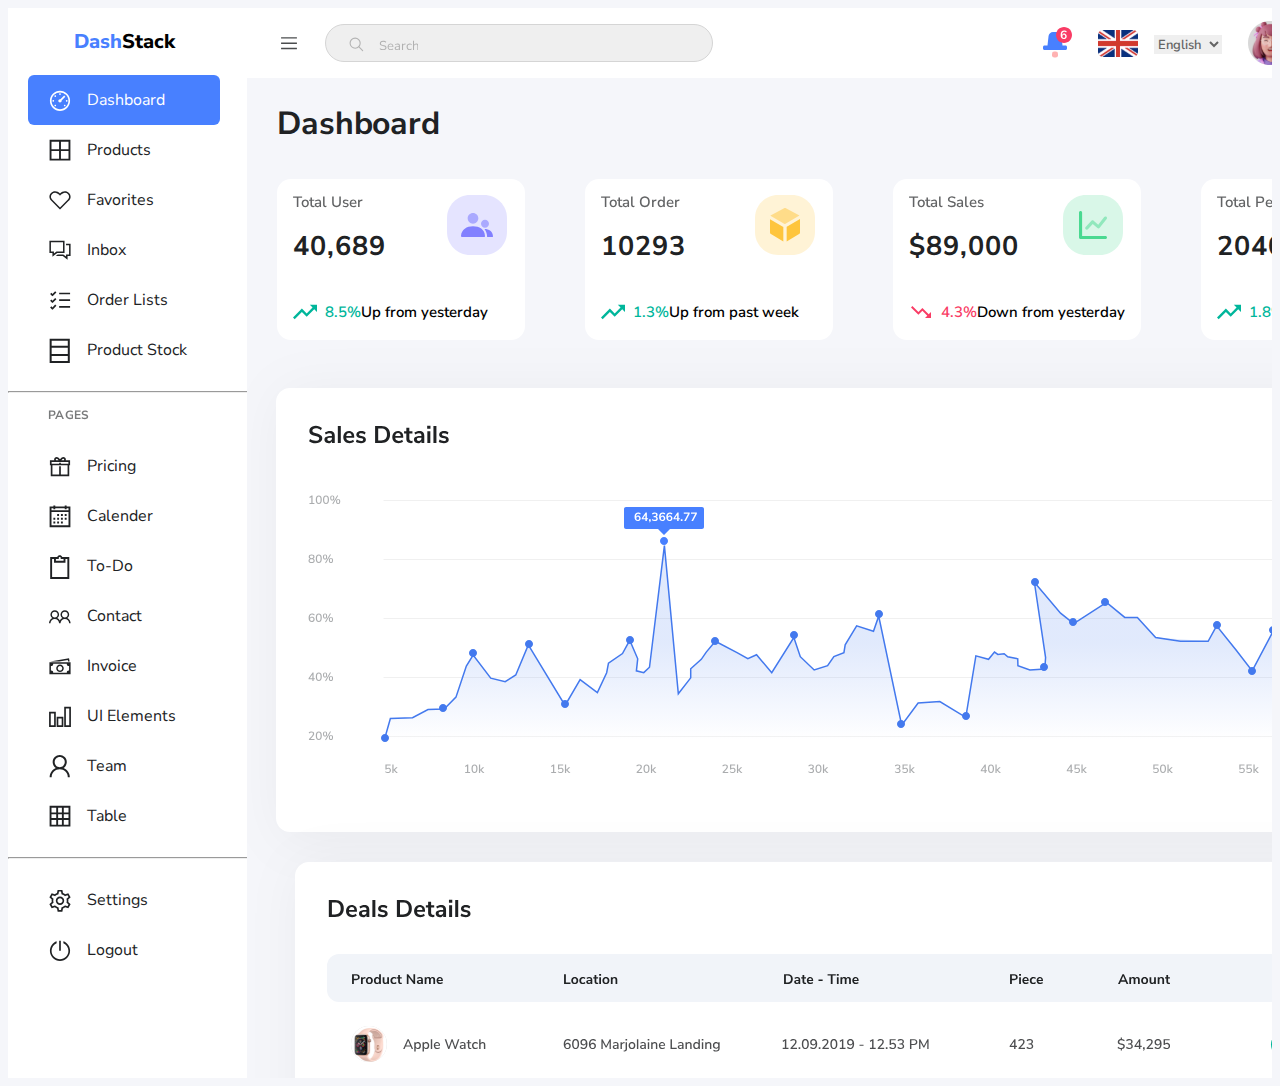
<file: index.html>
<!DOCTYPE html>
<html lang="es">
<head>
    <meta charset="UTF-8">
    <meta name="viewport" content="width=device-width, initial-scale=1.0">
    <title>Dashboard</title>
    <link rel="preconnect" href="https://fonts.googleapis.com">
    <link rel="preconnect" href="https://fonts.gstatic.com" crossorigin>
    <link href="https://fonts.googleapis.com/css2?family=Nunito+Sans:ital,opsz,wght@0,6..12,200..1000;1,6..12,200..1000&display=swap" rel="stylesheet">


    <link rel="stylesheet" href="index.css">
</head>
<body>
    <div id="Contenido">
        <div id="menu-lateral">
            <h1 id="logo"><span>Dash</span>Stack</h1>
            <nav>
                <ul>
                    <li class="Products" id="Dashboard-Icon">
                        <a href="src/Dashboard_2.html" target="_blank">
                            <img src="img/icons/Dashboard.svg" alt="icono opcion Dashboard">
                            <p>Dashboard</p>
                        </a>
                    </li>
                    
                    <li class="Products">
                        <a href="src/Dashboard_3.html"> 
                            <img src="img/icons/Products.svg" alt="icono opcion Product">
                            <p>Products</p>
                        </a>
                    </li>
                   
                    <li class="Products" >
                        <a href="src/Dashboard_4.html">
                            <img src="img//icons/Favorites.svg" alt="icono opcion Favorites">
                            <p>Favorites</p>
                        </a>
                    </li>
                    <li class="Products">
                        <a href="src/Dashboard_5.html">
                            <img src="img//icons/Inbox.svg" alt="icono opcion Inbox">
                            <p>Inbox</p>
                        </a>
                    </li>
                    <li class="Products">
                        <a>
                            <img src="img/icons/Order_Lists.svg" alt="icono opcion Order Lists">
                            <p>Order Lists</p>
                        </a>
                    </li>
                    <li class="Products">
                        <a>
                            <img src="img/icons/Product_Stock.svg" alt="icono opcion Product Stock">
                            <p>Product Stock</p>
                        </a>
                    </li>
                </ul>

                <hr>
                <h2>PAGES</h2>
                <ul>
                    <li class="Products">
                        <a>
                            <img src="img/icons/Pricing.svg" alt="icono opcion Pricing seccion Pages">
                            <p>Pricing</p>
                        </a>

                    </li>
                    <li class="Products">
                        <a>
                            <img src="img/icons/Calender.svg" alt="icono opcion Calender seccion Pages">
                            <p>Calender</p>
                        </a>
                    </li>
                    <li class="Products">
                        <a>
                            <img src="img/icons/To_Do.svg" alt="icono opcion To-Do seccion Pages">
                            <p>To-Do</p>
                        </a>
                    </li>
                    <li class="Products">
                        <a>
                            <img src="img/icons/Contact.svg" alt="icono opcion Contact seccion Pages">
                            <p>Contact</p>
                        </a>
                    </li>
                    <li class="Products">
                        <a>
                            <img src="img/icons/Invoice.svg" alt="icono opcion Invoice seccion Invoice">
                            <p>Invoice</p>
                        </a>
                    </li>
                    <li class="Products">
                        <a>
                            <img src="img/icons/UI_Elements.svg" alt="icono opcion UI Elements seccion Pages">
                            <p>UI Elements</p>
                        </a>
                    </li>
                    <li class="Products">
                        <a>
                            <img src="img/icons/Team.svg" alt="icono opcion Team seccion Pages">
                            <p>Team</p>
                        </a>
                    </li>
                    <li class="Products">
                        <a>
                            <img src="img/icons/Table.svg" alt="icono opcion Table seccion Pages">
                            <p>Table</p>
                        </a>
                    </li>
                </ul>

                <hr>
                <ul>
                    <li class="Products">
                        <a>
                            <img src="img/icons/Settings.svg" alt="icono opcion Settings">
                            <p>Settings</p>
                        </a>
                    </li>
                    <li class="Products">
                        <a>
                            <img src="img/icons/Logout.svg" alt="icono opcion Logout">
                            <p>Logout</p>
                        </a>
                    </li>
                </ul>
            </nav>
        </div>

        <div id="contenido-web">   
            <div id="menu-superior">
                <nav>
                    <img src="img/icons_header/Desplegable.svg" alt="icono desplegable menu superior" id="desplegable">
                    <button>
                        <img src="img/icons_header/lupa.svg" alt="icono lupa menu superior">
                        <input type="text" placeholder="Search">
                    </button>
                    <img src="img/icons_header/notificaciones.svg" alt="icono notificaciones menu superior" id="notificaciones">
                    <img src="img/icons_header/Flag.svg" alt="Icono Idioma selecciona menu Superior" id="idioma">
                    <select name="" id="">
                        <option value="En"> English </option>
                        <option value="Es"> Español </option>
                        <option value="Ca"> Catalan </option>
                    </select>
                   
                    <div id="informacionUsuario">
                         <img src="img/icons_header/profile.svg" alt="foto de perfil menu superior" id="fotoPerfil">
                        <div>
                            <p id="nombreUsuario">Mony Roy</p>
                            <p id="tipoPerfil">Admin</p>
                        </div>

                        <button id="flecha"><img src="img/icons_header/flecha.svg" alt="flecha desplegable menu superior"></button>
                    </div>
                    
                </nav>
            </div>

            <div id="web">
                <h1>Dashboard</h1>
                <div id="utlimaHora">
                    <div class="noticia">
                        <div class="contenidoNoticia">
                            <p class="tipoNoticia">Total User</p>
                            <p class="cantidadUsuarios">40,689</p>
                            <img src="img/seciones_graficos/Total_user.svg" alt="logo total user">
                        </div>
                        <div class="mercado">
                            <img src="img/seciones_graficos/graf_total_user.svg" alt="grafico total user">
                            <p><span style="color: #00B69B;">8.5%</span> Up from yesterday</p>
                        </div>
                    </div>

                    <div class="noticia">
                        <div class="contenidoNoticia">
                            <p class="tipoNoticia">Total Order</p>
                            <p class="cantidadUsuarios">10293</p>
                            <img src="img/seciones_graficos/Total_order.svg" alt="logo total order">
                        </div>
                        <div class="mercado">
                            <img src="img/seciones_graficos/graf_total_user.svg" alt="grafico total order">
                            <p><span style="color: #00B69B;">1.3%</span> Up from past week</p>
                        </div>
                    </div>

                    <div class="noticia">
                        <div class="contenidoNoticia">
                            <p class="tipoNoticia">Total Sales</p>
                            <p class="cantidadUsuarios">$89,000</p>
                            <img src="img/seciones_graficos/Total_sales.svg" alt="logo total Sales">
                        </div>

                        <div class="mercado">
                            <img src="img/seciones_graficos/total_sales_graf.svg" alt="grafico total sales">
                            <p><span style="color: #F93C65;">4.3%</span> Down from yesterday</p>
                        </div>
                    </div>

                    <div class="noticia">
                        <div class="contenidoNoticia">
                            <p class="tipoNoticia">Total Pending</p>
                            <p class="cantidadUsuarios">2040</p>
                            <img src="img/seciones_graficos/total_pending.svg" alt="logo total pending">
                        </div>

                        <div class="mercado">
                            <img src="img/seciones_graficos/graf_total_user.svg" alt="grafico total pending">
                            <p> <span style="color: #00B69B;">1.8%</span> Up from yesterday</p>
                        </div>
                    </div>
                </div>

                <div class="grafico">
                    <img src="img/GraficoPrincipal.svg" alt="">
                </div>
                <div id="tabla">
                    <img src="img/Deals Details.svg" alt="">
                </div>
            </div>
        </div>


    </div>
</body>
</html>
</file>
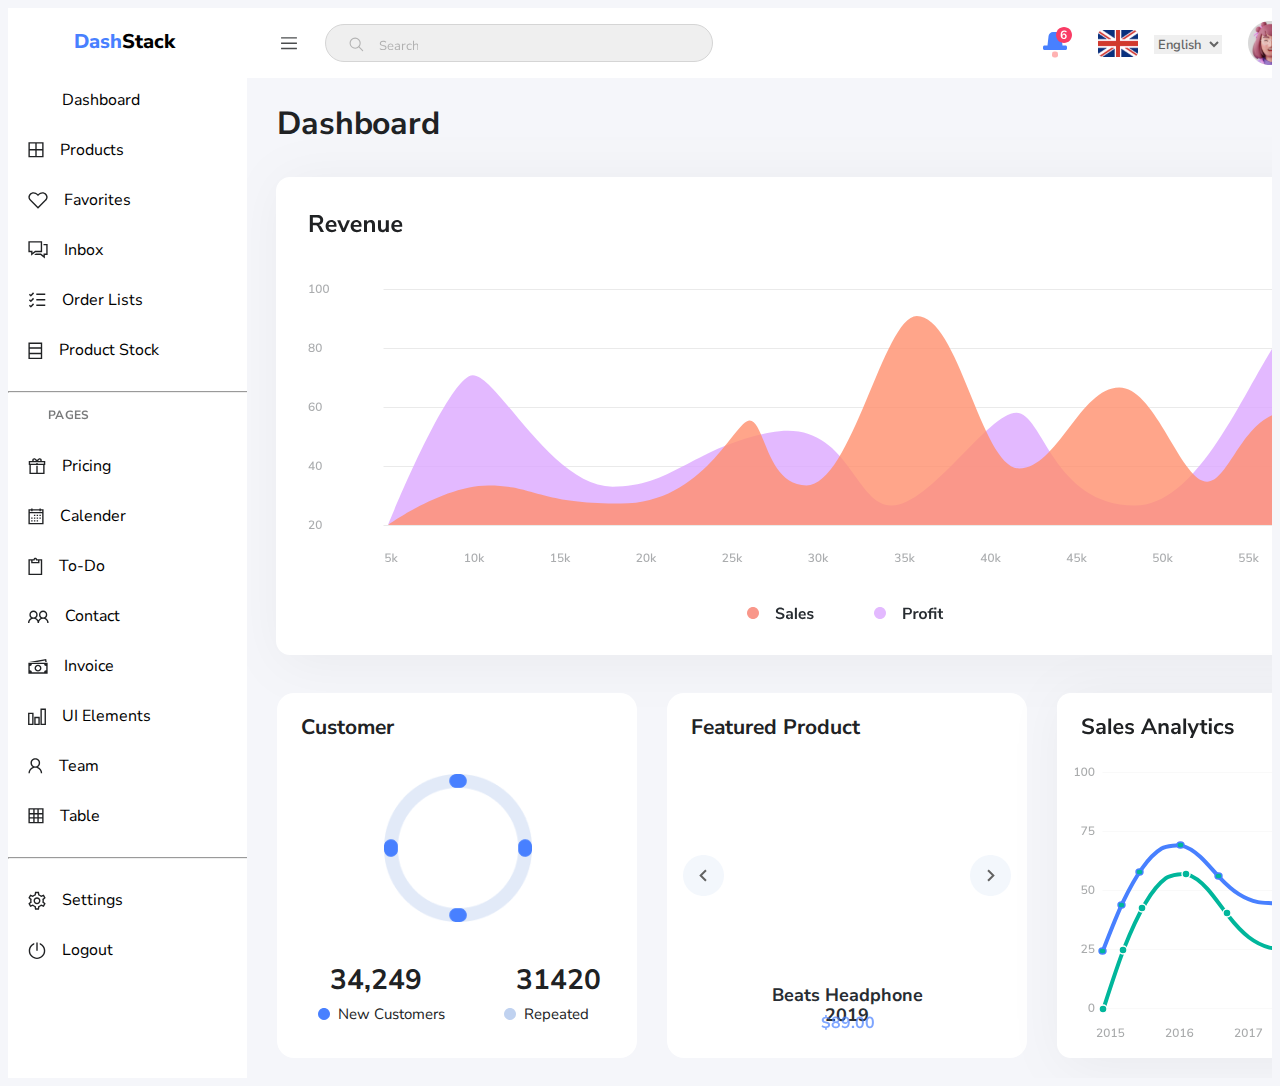
<file: src/Dashboard_2.html>
<!DOCTYPE html>
<html lang="es">
<head>
    <meta charset="UTF-8">
    <meta name="viewport" content="width=device-width, initial-scale=1.0">
    <title>Dashboard</title>
    <link rel="preconnect" href="https://fonts.googleapis.com">
    <link rel="preconnect" href="https://fonts.gstatic.com" crossorigin>
    <link href="https://fonts.googleapis.com/css2?family=Nunito+Sans:ital,opsz,wght@0,6..12,200..1000;1,6..12,200..1000&display=swap" rel="stylesheet">


    <link rel="stylesheet" href="../index.css">
</head>
<body>
    <div id="Contenido">
        <div id="menu-lateral">
            <h1 id="logo"><span>Dash</span>Stack</h1>
            <nav>
                <ul>
                    <li class="Products" id="Dashboard-Icon">
                        <img src="../img/icons/Dashboard.svg" alt="icono opcion Dashboard">
                        <p>Dashboard</p>
                    </li>
                    <li class="Products">
                        <img src="../img/icons/Products.svg" alt="icono opcion Product">
                        <p>Products</p>
                    </li>
                   
                    <li class="Products">
                        <img src="../img//icons/Favorites.svg" alt="icono opcion Favorites">
                        <p>Favorites</p>
                    </li>
                    <li class="Products">
                        <img src="../img//icons/Inbox.svg" alt="icono opcion Inbox">
                        <p>Inbox</p>
                    </li>
                    <li class="Products">
                        <img src="../img/icons/Order_Lists.svg" alt="icono opcion Order Lists">
                        <p>Order Lists</p>
                    </li>
                    <li class="Products">
                        <img src="../img/icons/Product_Stock.svg" alt="icono opcion Product Stock">
                        <p>Product Stock</p>
                    </li>
                </ul>

                <hr>
                <h2>PAGES</h2>
                <ul>
                    <li class="Products">
                        <img src="../img/icons/Pricing.svg" alt="icono opcion Pricing seccion Pages">
                        <p>Pricing</p>
                    </li>
                    <li class="Products">
                        <img src="../img/icons/Calender.svg" alt="icono opcion Calender seccion Pages">
                        <p>Calender</p>
                    </li>
                    <li class="Products">
                        <img src="../img/icons/To_Do.svg" alt="icono opcion To-Do seccion Pages">
                        <p>To-Do</p>
                    </li>
                    <li class="Products">
                        <img src="../img/icons/Contact.svg" alt="icono opcion Contact seccion Pages">
                        <p>Contact</p>
                    </li>
                    <li class="Products">
                        <img src="../img/icons/Invoice.svg" alt="icono opcion Invoice seccion Invoice">
                        <p>Invoice</p>
                    </li>
                    <li class="Products">
                        <img src="../img/icons/UI_Elements.svg" alt="icono opcion UI Elements seccion Pages">
                        <p>UI Elements</p>
                    </li>
                    <li class="Products">
                        <img src="../img/icons/Team.svg" alt="icono opcion Team seccion Pages">
                        <p>Team</p>
                    </li>
                    <li class="Products">
                        <img src="../img/icons/Table.svg" alt="icono opcion Table seccion Pages">
                        <p>Table</p>
                    </li>
                </ul>

                <hr>
                <ul>
                    <li class="Products">
                        <img src="../img/icons/Settings.svg" alt="icono opcion Settings">
                        <p>Settings</p>
                    </li>
                    <li class="Products">
                        <img src="../img/icons/Logout.svg" alt="icono opcion Logout">
                        <p>Logout</p>
                    </li>
                </ul>
            </nav>
        </div>

        <div id="contenido-web">   
            <div id="menu-superior">
                <nav>
                    <img src="../img/icons_header/Desplegable.svg" alt="icono desplegable menu superior" id="desplegable">
                    <button>
                        <img src="../img/icons_header/lupa.svg" alt="icono lupa menu superior">
                        <input type="text" placeholder="Search">
                    </button>
                    <img src="../img/icons_header/notificaciones.svg" alt="icono notificaciones menu superior" id="notificaciones">
                    <img src="../img/icons_header/Flag.svg" alt="Icono Idioma selecciona menu Superior" id="idioma">
                    <select name="" id="">
                        <option value="En"> English </option>
                        <option value="Es"> Español </option>
                        <option value="Ca"> Catalan </option>
                    </select>
                   
                    <div id="informacionUsuario">
                         <img src="../img/icons_header/profile.svg" alt="foto de perfil menu superior" id="fotoPerfil">
                        <div>
                            <p id="nombreUsuario">Mony Roy</p>
                            <p id="tipoPerfil">Admin</p>
                        </div>

                        <button id="flecha"><img src="../img/icons_header/flecha.svg" alt="flecha desplegable menu superior"></button>
                    </div>
                    
                </nav>
            </div>
            <div id="web">
                <h1 id="Dashboard2">Dashboard</h1>
                <div class="grafico">
                    <img src="../img/Grafico_2.svg" alt="">
                </div>
                <div id="targetas_2">
                    <div class="targeta_2" id="Customer">
                        <p>Customer</p>
                        <img src="../img/Dashboard_2/body (1).png" alt="" id="redonda">
                        <div>

                            <div>
                                <p>34,249</p>
                                <div>
                                    <img src="../img/Dashboard_2/Oval.svg" alt="">
                                    <p>New Customers</p>
                                </div>
                            </div>

                            <div>
                                <p>31420</p>
                                <div>
                                    <img src="../img/Dashboard_2/Oval (1).svg" alt="">
                                    <p>Repeated</p>
                                </div>
                            </div>
                        </div>
                    </div>
                    <div class="targeta_2" id="targeta2">
                        <p>Featured Product</p>
                        <div id="flechas">
                            <img src="../img/Dashboard_2/Left.svg" alt="">
                            <img src="../img/Dashboard_2/Right arrow.svg" alt="">    
                        </div>    
                        <div >
                            <p id="targeta2Titulo">Beats Headphone 2019</p>
                            <p id="precio">$89.00</p>
                        </div>
                    </div>
                    <div class="targeta_2" id="targeta3">
                        <img src="../img/Dashboard_2/Featured Product.svg" alt="">
                    </div>
                </div>
            </div>
        </div>
    </div>
</body>
</html>
</file>
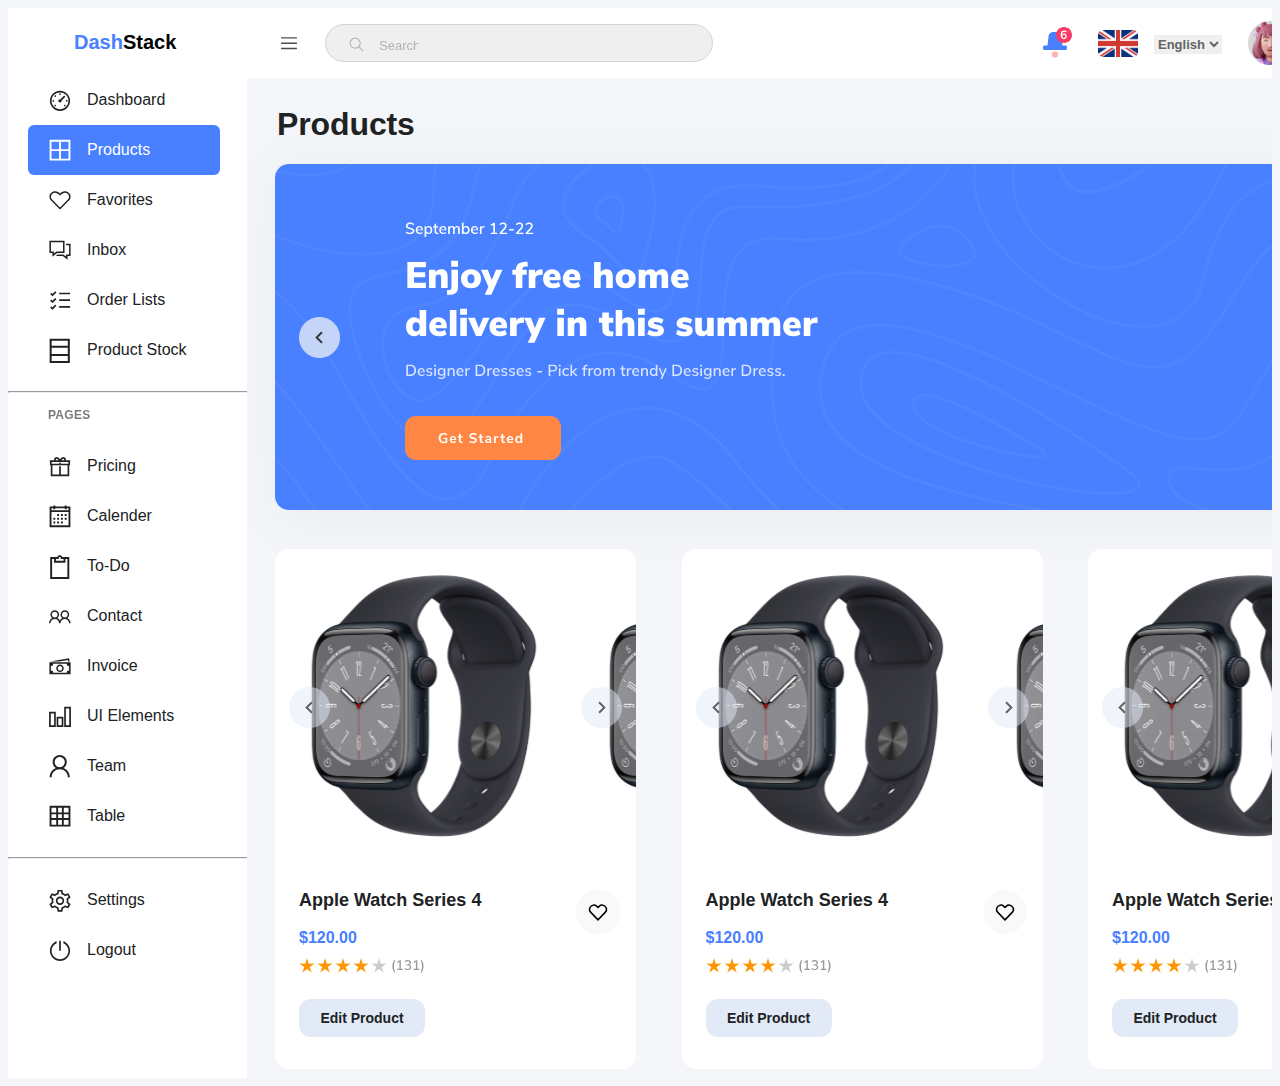
<file: src/Dashboard_3.html>
<!DOCTYPE html>
<html lang="es">
<head>
    <meta charset="UTF-8">
    <meta name="viewport" content="width=device-width, initial-scale=1.0">
    <title>Products</title>

    <link rel="stylesheet" href="../index.css">
</head>
<body>
    <div id="Contenido">
        <div id="menu-lateral">
            <h1 id="logo"><span>Dash</span>Stack</h1>
            <nav>
                <ul>
                    <li class="Products">
                        <a href="../src/Dashboard_2.html">
                            <img src="../img/Dashboard_3/Dashboard.svg" alt="icono opcion Dashboard">
                            <p>Dashboard</p>
                        </a>
                    </li>
                    <li class="Products" id="Dashboard-Icon">
                        <a href="">
                            <img src="../img/Dashboard_3/Product.svg" alt="icono opcion Product">
                            <p>Products</p>
                        </a>
                    </li>
                   
                    <li class="Products">
                        <a href="">
                            <img src="../img//icons/Favorites.svg" alt="icono opcion Favorites">
                            <p>Favorites</p>
                        </a>
                    </li>
                    <li class="Products">
                        <a href="">
                            <img src="../img//icons/Inbox.svg" alt="icono opcion Inbox">
                            <p>Inbox</p>
                        </a>
                    </li>
                    <li class="Products">
                        <a href="">
                            <img src="../img/icons/Order_Lists.svg" alt="icono opcion Order Lists">
                            <p>Order Lists</p>
                        </a>
                    </li>
                    <li class="Products">
                        <a href="">
                            <img src="../img/icons/Product_Stock.svg" alt="icono opcion Product Stock">
                            <p>Product Stock</p>
                        </a>
                    </li>
                </ul>

                <hr>
                <h2>PAGES</h2>
                <ul>
                    <li class="Products">
                        <a href="">
                            <img src="../img/icons/Pricing.svg" alt="icono opcion Pricing seccion Pages">
                            <p>Pricing</p>
                        </a>
                    </li>
                    <li class="Products">
                        <a href="">
                            <img src="../img/icons/Calender.svg" alt="icono opcion Calender seccion Pages">
                            <p>Calender</p>
                        </a>
                    </li>
                    <li class="Products">
                        <a href="">
                            <img src="../img/icons/To_Do.svg" alt="icono opcion To-Do seccion Pages">
                            <p>To-Do</p>
                        </a>
                    </li>
                    <li class="Products">
                        <a href="">
                            <img src="../img/icons/Contact.svg" alt="icono opcion Contact seccion Pages">
                            <p>Contact</p>
                        </a>
                    </li>
                    <li class="Products">
                        <a href="">
                            <img src="../img/icons/Invoice.svg" alt="icono opcion Invoice seccion Invoice">
                            <p>Invoice</p>
                        </a>
                    </li>
                    <li class="Products">
                        <a href="">
                            <img src="../img/icons/UI_Elements.svg" alt="icono opcion UI Elements seccion Pages">
                            <p>UI Elements</p>
                        </a>
                    </li>
                    <li class="Products">
                        <a href="">
                            <img src="../img/icons/Team.svg" alt="icono opcion Team seccion Pages">
                            <p>Team</p>
                        </a>
                    </li>
                    <li class="Products">
                        <a href="">
                            <img src="../img/icons/Table.svg" alt="icono opcion Table seccion Pages">
                            <p>Table</p>
                        </a>
                    </li>
                </ul>

                <hr>
                <ul>
                    <li class="Products">
                        <a href="">
                            <img src="../img/icons/Settings.svg" alt="icono opcion Settings">
                            <p>Settings</p>
                        </a>
                    </li>
                    <li class="Products">
                        <a href="">
                            <img src="../img/icons/Logout.svg" alt="icono opcion Logout">
                            <p>Logout</p>
                        </a>
                    </li>
                </ul>
            </nav>
        </div>

        <div id="contenido-web">   
            <div id="menu-superior">
                <nav>
                    <img src="../img/icons_header/Desplegable.svg" alt="icono desplegable menu superior" id="desplegable">
                    <button>
                        <img src="../img/icons_header/lupa.svg" alt="icono lupa menu superior">
                        <input type="text" placeholder="Search">
                    </button>
                    <img src="../img/icons_header/notificaciones.svg" alt="icono notificaciones menu superior" id="notificaciones">
                    <img src="../img/icons_header/Flag.svg" alt="Icono Idioma selecciona menu Superior" id="idioma">
                    <select name="" id="">
                        <option value="En"> English </option>
                        <option value="Es"> Español </option>
                        <option value="Ca"> Catalan </option>
                    </select>
                   
                    <div id="informacionUsuario">
                         <img src="../img/icons_header/profile.svg" alt="foto de perfil menu superior" id="fotoPerfil">
                        <div>
                            <p id="nombreUsuario">Mony Roy</p>
                            <p id="tipoPerfil">Admin</p>
                        </div>

                        <button id="flecha"><img src="../img/icons_header/flecha.svg" alt="flecha desplegable menu superior"></button>
                    </div>
                    
                </nav>
            </div>

            <div id="web">
                <h1 id="Dashboard2">Products</h1>
                <img src="../img/Dashboard_3/slide.svg" alt="" id="slide">

                <div id="targetaReloj">

                    <div class="targetasReloj">
                        <div class="ProductoReloj"><img src="../img/Dashboard_3/Left.svg" alt=""><img src="../img/Dashboard_3/Right.svg" alt=""></div>
                        <div class="detalleReloj">
                            <div>
                                <p class="articuloReloj">Apple Watch Series 4</p>
                                <p class="precioReloj">$120.00</p>
                                <div> 
                                    <img src="../img/Dashboard_3/Stars.svg" alt="">
                                </div>
                                <button class="botonReloj">Edit Product</button>
                            </div>
                            <div class="like"><img src="../img/Dashboard_3/Favourite icon.svg" alt="Favorites"></div>
                        </div>
                    </div>

                    <div class="targetasReloj">
                        <div class="ProductoReloj"><img src="../img/Dashboard_3/Left.svg" alt=""><img src="../img/Dashboard_3/Right.svg" alt=""></div>
                        <div class="detalleReloj">
                            <div>
                                <p class="articuloReloj">Apple Watch Series 4</p>
                                <p class="precioReloj">$120.00</p>
                                <div> 
                                    <img src="../img/Dashboard_3/Stars.svg" alt="">
                                </div>
                                <button class="botonReloj">Edit Product</button>
                            </div>
                            <div class="like"><img src="../img/Dashboard_3/Favourite icon.svg" alt="Favorites"></div>
                        </div>
                    </div>

                    <div class="targetasReloj">
                        <div class="ProductoReloj"><img src="../img/Dashboard_3/Left.svg" alt=""><img src="../img/Dashboard_3/Right.svg" alt=""></div>
                        <div class="detalleReloj">
                            <div>
                                <p class="articuloReloj">Apple Watch Series 4</p>
                                <p class="precioReloj">$120.00</p>
                                <div> 
                                    <img src="../img/Dashboard_3/Stars.svg" alt="">
                                </div>
                                <button class="botonReloj">Edit Product</button>
                            </div>
                            <div class="like"><img src="../img/Dashboard_3/Favourite icon.svg" alt="Favorites"></div>
                        </div>
                    </div>

                </div>
            </div>
</body>
</html>
</file>
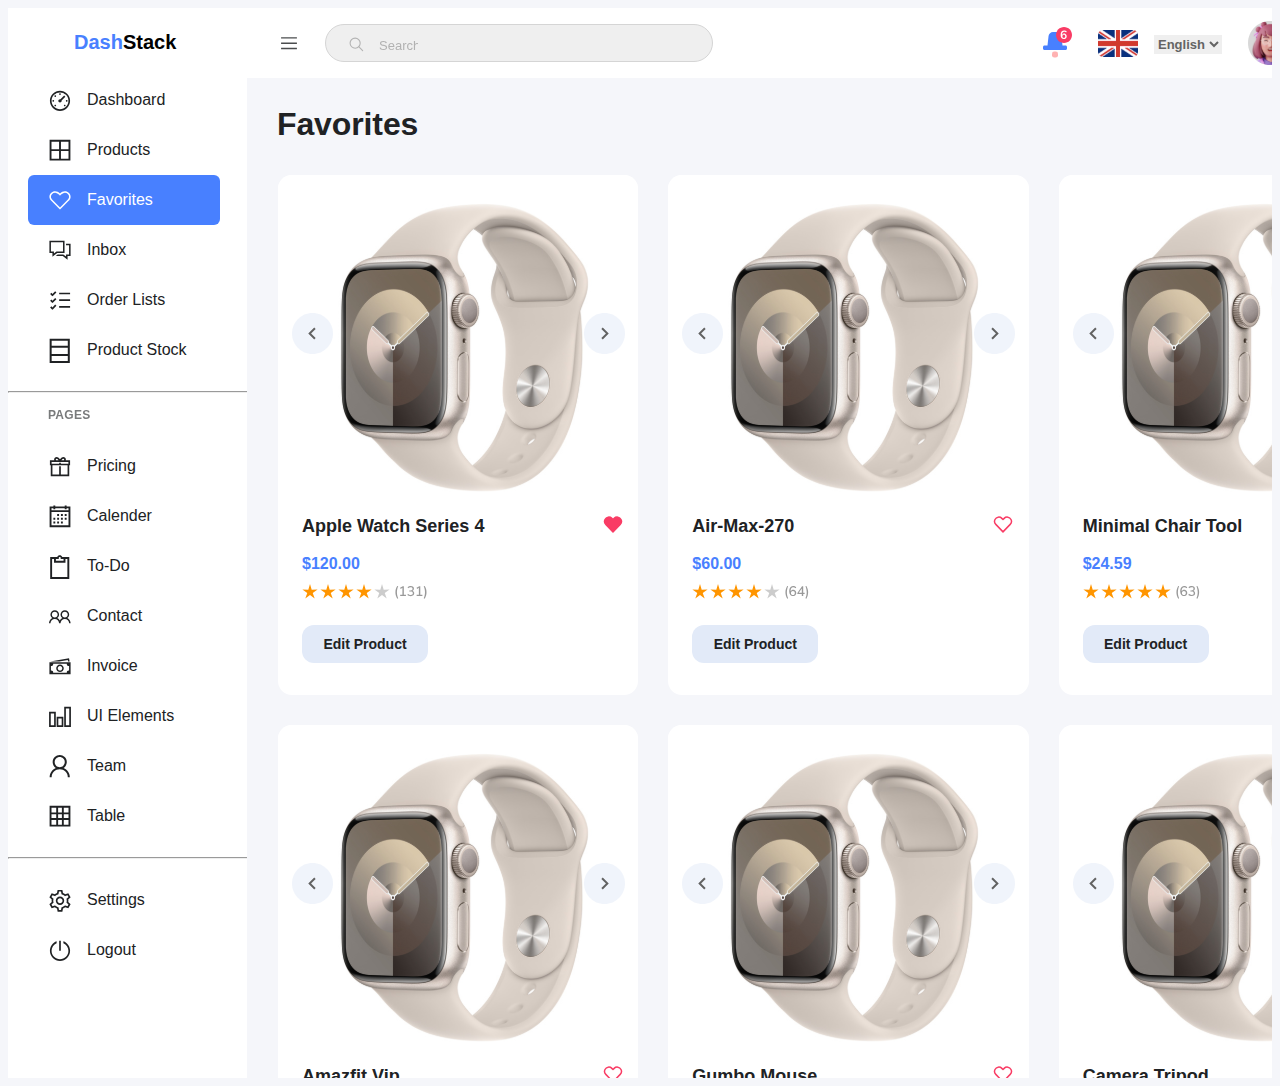
<file: src/Dashboard_4.html>
<!DOCTYPE html>
<html lang="es">
<head>
    <meta charset="UTF-8">
    <meta name="viewport" content="width=device-width, initial-scale=1.0">
    <title>Favorites</title>

    <link rel="stylesheet" href="../index.css">
</head>
<body>
    <div id="Contenido">
        <div id="menu-lateral">
            <h1 id="logo"><span>Dash</span>Stack</h1>
            <nav>
                <ul>
                    <li class="Products">
                        <a href="../index.html">
                            <img src="../img/Dashboard_3/Dashboard.svg" alt="icono opcion Dashboard">
                            <p>Dashboard</p>
                        </a>
                    </li>
                    
                    <li class="Products">
                        <a href="">
                            <img src="../img/icons/Products.svg" alt="icono opcion Product">
                            <p>Products</p>
                        </a>
                    </li>
                   
                    <li class="Products" id="Dashboard-Icon">
                        <a href="">
                            <img src="../img/Dashboard_4/Favorites.svg" alt="icono opcion Favorites">
                            <p>Favorites</p>
                        </a>
                    </li>
                    <li class="Products">
                        <a href="">
                            <img src="../img/icons/Inbox.svg" alt="icono opcion Inbox">
                            <p>Inbox</p>
                        </a>
                    </li>
                    <li class="Products">
                        <a href="">
                            <img src="../img/icons/Order_Lists.svg" alt="icono opcion Order Lists">
                            <p>Order Lists</p>
                        </a>
                    </li>
                    <li class="Products">
                        <a href="">
                            <img src="../img/icons/Product_Stock.svg" alt="icono opcion Product Stock">
                            <p>Product Stock</p>
                        </a>
                    </li>
                </ul>

                <hr>
                <h2>PAGES</h2>
                <ul>
                    <li class="Products">
                        <a href="">
                            <img src="../img/icons/Pricing.svg" alt="icono opcion Pricing seccion Pages">
                            <p>Pricing</p>
                        </a>
                    </li>
                    <li class="Products">
                        <a href="">
                            <img src="../img/icons/Calender.svg" alt="icono opcion Calender seccion Pages">
                            <p>Calender</p>
                        </a>
                    </li>
                    <li class="Products">
                        <a href="">
                            <img src="../img/icons/To_Do.svg" alt="icono opcion To-Do seccion Pages">
                            <p>To-Do</p>
                        </a>
                    </li>
                    <li class="Products">
                        <a href="">
                            <img src="../img/icons/Contact.svg" alt="icono opcion Contact seccion Pages">
                            <p>Contact</p>
                        </a>
                    </li>
                    <li class="Products">
                        <a href="">
                            <img src="../img/icons/Invoice.svg" alt="icono opcion Invoice seccion Invoice">
                            <p>Invoice</p>
                        </a>
                    </li>
                    <li class="Products">
                        <a href="">
                            <img src="../img/icons/UI_Elements.svg" alt="icono opcion UI Elements seccion Pages">
                            <p>UI Elements</p>
                        </a>
                    </li>
                    <li class="Products">
                        <a href="">
                            <img src="../img/icons/Team.svg" alt="icono opcion Team seccion Pages">
                            <p>Team</p>
                        </a>
                    </li>
                    <li class="Products">
                        <a href="">
                            <img src="../img/icons/Table.svg" alt="icono opcion Table seccion Pages">
                            <p>Table</p>
                        </a>
                    </li>
                </ul>

                <hr>
                <ul>
                    <li class="Products">
                        <a href="">
                            <img src="../img/icons/Settings.svg" alt="icono opcion Settings">
                            <p>Settings</p>
                        </a>
                    </li>
                    <li class="Products">
                        <a href="">
                            <img src="../img/icons/Logout.svg" alt="icono opcion Logout">
                            <p>Logout</p>
                        </a>
                    </li>
                </ul>
            </nav>
        </div>
        <div id="contenido-web">   
            <div id="menu-superior">
                <nav>
                    <img src="../img/icons_header/Desplegable.svg" alt="icono desplegable menu superior" id="desplegable">
                    <button>
                        <img src="../img/icons_header/lupa.svg" alt="icono lupa menu superior">
                        <input type="text" placeholder="Search">
                    </button>
                    <img src="../img/icons_header/notificaciones.svg" alt="icono notificaciones menu superior" id="notificaciones">
                    <img src="../img/icons_header/Flag.svg" alt="Icono Idioma selecciona menu Superior" id="idioma">
                    <select name="" id="">
                        <option value="En"> English </option>
                        <option value="Es"> Español </option>
                        <option value="Ca"> Catalan </option>
                    </select>
                   
                    <div id="informacionUsuario">
                         <img src="../img/icons_header/profile.svg" alt="foto de perfil menu superior" id="fotoPerfil">
                        <div>
                            <p id="nombreUsuario">Mony Roy</p>
                            <p id="tipoPerfil">Admin</p>
                        </div>

                        <button id="flecha"><img src="../img/icons_header/flecha.svg" alt="flecha desplegable menu superior"></button>
                    </div>
                    
                </nav>
            </div>
            <div id="web">
                <h1>Favorites</h1>

                <div id="contenido-favorites">
                    <div>
                        <div class="targetasReloj">
                            <div class="FavoriteReloj"><img src="../img/Dashboard_3/Left.svg" alt=""><img src="../img/Dashboard_3/Right.svg" alt=""></div>
                            <div class="detalleReloj">
                                <div>
                                    <p class="articuloReloj">Apple Watch Series 4</p>
                                    <p class="precioReloj">$120.00</p>
                                    <div> 
                                        <img src="../img/Dashboard_3/Stars.svg" alt="">
                                    </div>
                                    <button class="botonReloj">Edit Product</button>
                                </div>
                                <div class="like"><img src="../img/Dashboard_4/like.svg" alt="Favorites"></div>
                            </div>
                        </div>

                        <div class="targetasReloj">
                            <div class="FavoriteReloj"><img src="../img/Dashboard_3/Left.svg" alt=""><img src="../img/Dashboard_3/Right.svg" alt=""></div>
                            <div class="detalleReloj">
                                <div>
                                    <p class="articuloReloj">Air-Max-270</p>
                                    <p class="precioReloj">$60.00</p>
                                    <div> 
                                        <img src="../img/Dashboard_4/Air-Max-270.svg" alt="">
                                    </div>
                                    <button class="botonReloj">Edit Product</button>
                                </div>
                                <div class="like"><img src="../img/Dashboard_4/dislike.svg" alt="Favorites"></div>
                            </div>
                        </div>


                        <div class="targetasReloj">
                            <div class="FavoriteReloj"><img src="../img/Dashboard_3/Left.svg" alt=""><img src="../img/Dashboard_3/Right.svg" alt=""></div>
                            <div class="detalleReloj">
                                <div>
                                    <p class="articuloReloj">Minimal Chair Tool</p>
                                    <p class="precioReloj">$24.59</p>
                                    <div> 
                                        <img src="../img/Dashboard_4/Minimal Chair Tool.svg" alt="">
                                    </div>
                                    <button class="botonReloj">Edit Product</button>
                                </div>
                                <div class="like"><img src="../img/Dashboard_4/dislike.svg" alt="Favorites"></div>
                            </div>
                        </div>
                    </div>


                    <div>
                        <div class="targetasReloj">
                            <div class="FavoriteReloj"><img src="../img/Dashboard_3/Left.svg" alt=""><img src="../img/Dashboard_3/Right.svg" alt=""></div>
                            <div class="detalleReloj">
                                <div>
                                    <p class="articuloReloj">Amazfit Vip</p>
                                    <p class="precioReloj">$78.35</p>
                                    <div> 
                                        <img src="../img/Dashboard_3/Stars.svg" alt="">
                                    </div>
                                    <button class="botonReloj">Edit Product</button>
                                </div>
                                <div class="like"><img src="../img/Dashboard_4/dislike.svg" alt="Favorites"></div>
                            </div>
                        </div>

                        <div class="targetasReloj">
                            <div class="FavoriteReloj"><img src="../img/Dashboard_3/Left.svg" alt=""><img src="../img/Dashboard_3/Right.svg" alt=""></div>
                            <div class="detalleReloj">
                                <div>
                                    <p class="articuloReloj">Gumbo Mouse</p>
                                    <p class="precioReloj">$32.42</p>
                                    <div> 
                                        <img src="../img/Dashboard_3/Stars.svg" alt="">
                                    </div>
                                    <button class="botonReloj">Edit Product</button>
                                </div>
                                <div class="like"><img src="../img/Dashboard_4/dislike.svg" alt="Favorites"></div>
                            </div>
                        </div>


                        <div class="targetasReloj">
                            <div class="FavoriteReloj"><img src="../img/Dashboard_3/Left.svg" alt=""><img src="../img/Dashboard_3/Right.svg" alt=""></div>
                            <div class="detalleReloj">
                                <div>
                                    <p class="articuloReloj">Camera Tripod</p>
                                    <p class="precioReloj">$50.00</p>
                                    <div> 
                                        <img src="../img/Dashboard_3/Stars.svg" alt="">
                                    </div>
                                    <button class="botonReloj">Edit Product</button>
                                </div>
                                <div class="like"><img src="../img/Dashboard_4/dislike.svg" alt="Favorites"></div>
                            </div>
                        </div>
                    </div>

                </div>

                

            </div>
        </div>

        


    </div>
</body>
</html>
</file>
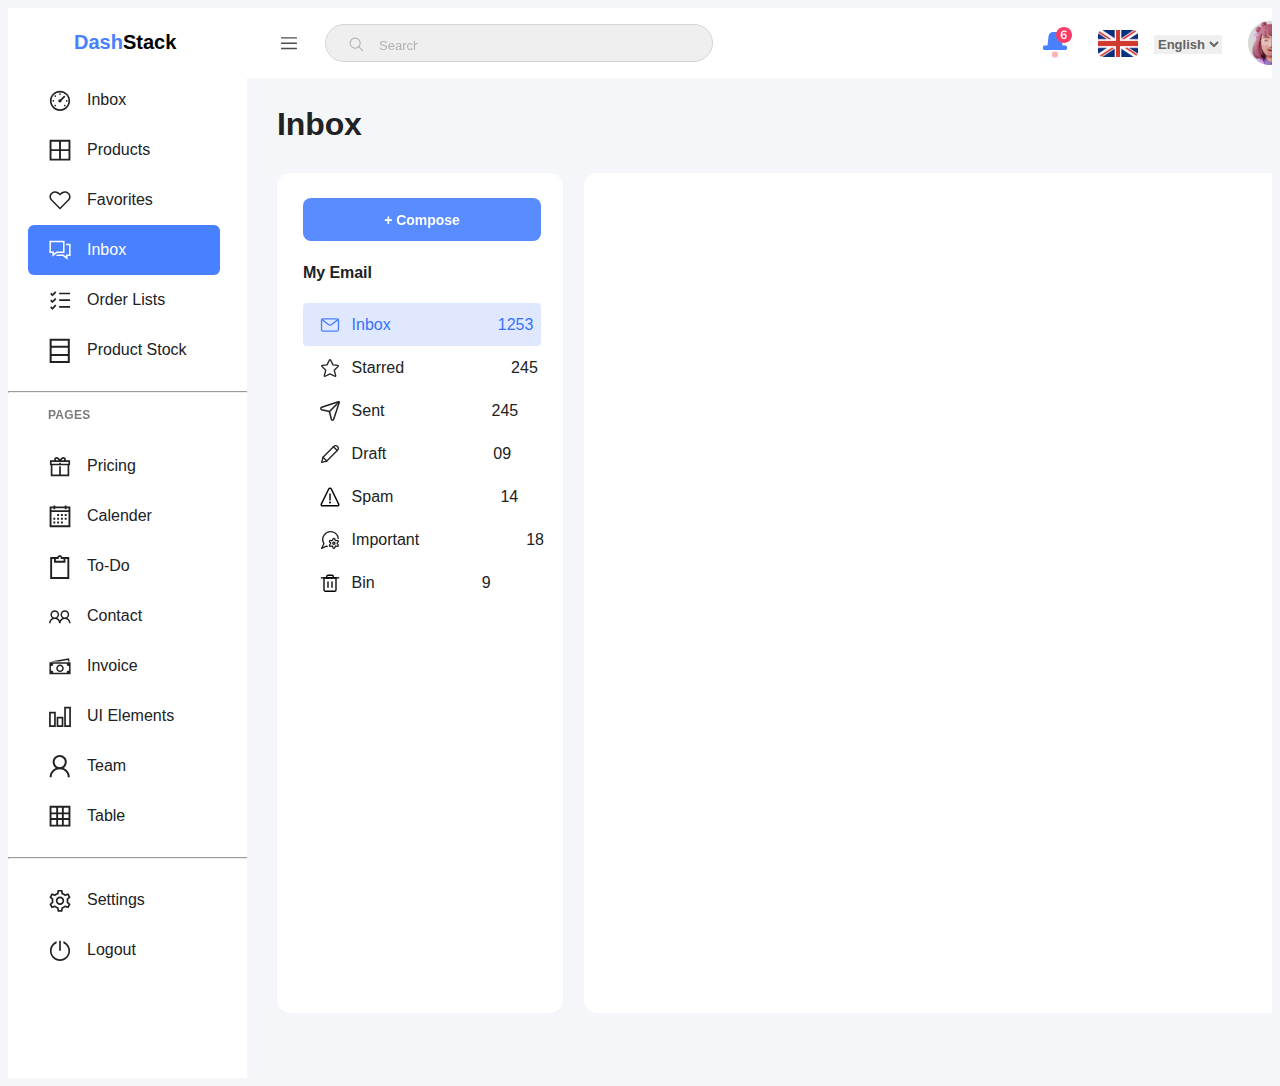
<file: src/Dashboard_5.html>
<!DOCTYPE html>
<html lang="es">
<head>
    <meta charset="UTF-8">
    <meta name="viewport" content="width=device-width, initial-scale=1.0">
    <title>Favorites</title>

    <link rel="stylesheet" href="../index.css">
</head>
<body>
    <div id="Contenido">
        <div id="menu-lateral">
            <h1 id="logo"><span>Dash</span>Stack</h1>
            <nav>
                <ul>
                    <li class="Products">
                        <a href="../index.html">
                            <img src="../img/Dashboard_3/Dashboard.svg" alt="icono opcion Dashboard">
                            <p>Inbox</p>
                        </a>
                    </li>
                    
                    <li class="Products">
                        <a href="">
                            <img src="../img/icons/Products.svg" alt="icono opcion Product">
                            <p>Products</p>
                        </a>
                    </li>
                   
                    <li class="Products">
                        <a href="">
                            <img src="../img/icons/Favorites.svg" alt="icono opcion Favorites">
                            <p>Favorites</p>
                        </a>
                    </li>
                    <li class="Products"  id="Dashboard-Icon">
                        <a href="">
                            <img src="../img/Dashboard_5/InboxLogo.svg" alt="icono opcion Inbox">
                            <p>Inbox</p>
                        </a>
                    </li>
                    <li class="Products">
                        <a href="">
                            <img src="../img/icons/Order_Lists.svg" alt="icono opcion Order Lists">
                            <p>Order Lists</p>
                        </a>
                    </li>
                    <li class="Products">
                        <a href="">
                            <img src="../img/icons/Product_Stock.svg" alt="icono opcion Product Stock">
                            <p>Product Stock</p>
                        </a>
                    </li>
                </ul>

                <hr>
                <h2>PAGES</h2>
                <ul>
                    <li class="Products">
                        <a href="">
                            <img src="../img/icons/Pricing.svg" alt="icono opcion Pricing seccion Pages">
                            <p>Pricing</p>
                        </a>
                    </li>
                    <li class="Products">
                        <a href="">
                            <img src="../img/icons/Calender.svg" alt="icono opcion Calender seccion Pages">
                            <p>Calender</p>
                        </a>
                    </li>
                    <li class="Products">
                        <a href="">
                            <img src="../img/icons/To_Do.svg" alt="icono opcion To-Do seccion Pages">
                            <p>To-Do</p>
                        </a>
                    </li>
                    <li class="Products">
                        <a href="">
                            <img src="../img/icons/Contact.svg" alt="icono opcion Contact seccion Pages">
                            <p>Contact</p>
                        </a>
                    </li>
                    <li class="Products">
                        <a href="">
                            <img src="../img/icons/Invoice.svg" alt="icono opcion Invoice seccion Invoice">
                            <p>Invoice</p>
                        </a>
                    </li>
                    <li class="Products">
                        <a href="">
                            <img src="../img/icons/UI_Elements.svg" alt="icono opcion UI Elements seccion Pages">
                            <p>UI Elements</p>
                        </a>
                    </li>
                    <li class="Products">
                        <a href="">
                            <img src="../img/icons/Team.svg" alt="icono opcion Team seccion Pages">
                            <p>Team</p>
                        </a>
                    </li>
                    <li class="Products">
                        <a href="">
                            <img src="../img/icons/Table.svg" alt="icono opcion Table seccion Pages">
                            <p>Table</p>
                        </a>
                    </li>
                </ul>

                <hr>
                <ul>
                    <li class="Products">
                        <a href="">
                            <img src="../img/icons/Settings.svg" alt="icono opcion Settings">
                            <p>Settings</p>
                        </a>
                    </li>
                    <li class="Products">
                        <a href="">
                            <img src="../img/icons/Logout.svg" alt="icono opcion Logout">
                            <p>Logout</p>
                        </a>
                    </li>
                </ul>
            </nav>
        </div>
        <div id="contenido-web">   
            <div id="menu-superior">
                <nav>
                    <img src="../img/icons_header/Desplegable.svg" alt="icono desplegable menu superior" id="desplegable">
                    <button>
                        <img src="../img/icons_header/lupa.svg" alt="icono lupa menu superior">
                        <input type="text" placeholder="Search">
                    </button>
                    <img src="../img/icons_header/notificaciones.svg" alt="icono notificaciones menu superior" id="notificaciones">
                    <img src="../img/icons_header/Flag.svg" alt="Icono Idioma selecciona menu Superior" id="idioma">
                    <select name="" id="">
                        <option value="En"> English </option>
                        <option value="Es"> Español </option>
                        <option value="Ca"> Catalan </option>
                    </select>
                   
                    <div id="informacionUsuario">
                         <img src="../img/icons_header/profile.svg" alt="foto de perfil menu superior" id="fotoPerfil">
                        <div>
                            <p id="nombreUsuario">Mony Roy</p>
                            <p id="tipoPerfil">Admin</p>
                        </div>

                        <button id="flecha"><img src="../img/icons_header/flecha.svg" alt="flecha desplegable menu superior"></button>
                    </div>
                    
                </nav>
            </div>
            <div id="web">
                <h1>Inbox</h1>

                <div id="contenido-inbox">
                    <div id="email">
                        <button type="submit"> + Compose </button>
                        <nav>
                            <h1>My Email</h1>

                            <li id="emailselect">
                                <a href="">
                                    <img src="../img/Dashboard_5/InboxMenu.svg" alt="">
                                    <p>Inbox</p>
                                    <p class="numeroRecibidos">1253</p>
                                </a>
                            </li>

                            <li>
                                <a href="">
                                    <img src="../img/Dashboard_5/Starred.svg" alt="">
                                    <p>Starred</p>
                                    <p class="numeroRecibidos">245</p>
                                </a>
                            </li>

                            <li>
                                <a href="">
                                    <img src="../img/Dashboard_5/Sent.svg" alt="">
                                    <p>Sent</p>
                                    <p class="numeroRecibidos">245</p>
                                </a>
                            </li>

                            <li>
                                <a href="">
                                    <img src="../img/Dashboard_5/Draft.svg" alt="">
                                    <p>Draft</p>
                                    <p class="numeroRecibidos">09</p>
                                </a>
                            </li>

                            <li>
                                <a href="">
                                    <img src="../img/Dashboard_5/Spam.svg" alt="">
                                    <p>Spam</p>
                                    <p class="numeroRecibidos">14</p>
                                </a>
                            </li>

                            <li>
                                <a href="">
                                    <img src="../img/Dashboard_5/Important.svg" alt="">
                                    <p>Important</p>
                                    <p class="numeroRecibidos">18</p>
                                </a>
                            </li>
                            <li>
                                <a href="">
                                    <img src="../img/Dashboard_5/bin.svg" alt="">
                                    <p>Bin</p>
                                    <p class="numeroRecibidos">9</p>
                                </a>
                            </li>

                        </nav>
                    </div>
                    
                    <div id="correos"> </div>

                </div>

            </div>
        </div>

        


    </div>
</body>
</html>
</file>
<file: index.css>
*{
    box-sizing: border-box;
    font-family: "Nunito Sans", sans-serif;
    
    
}
body{
    display: flex;
    justify-content: center;
    align-items: center;
    background-color: #F5F6FA;
}

#Contenido{
    width: 1440px;
    height: 1070px;
    background-color: #FFFFFF;

    position: relative;
    overflow: hidden;
}
#menu-lateral{
    position: absolute;
    width: 240px;
    height: 1070px;
}

#logo{
    width: 129px;
    height: 27px;
    margin-top: 24px;
    margin-left: 66px;

    font-weight: 800;
    font-size: 20px;
    line-height: 100%;
}

#logo > span{
    color: #4880FF;
}

.Products {
    cursor: pointer;
    width: 240px;
    height: 50px;

    display: flex;
    align-items: center;
    gap: 16px;
    list-style: none;
    margin-left: 20px;
}
#Dashboard-Icon > a{
    width: 192px;
    height: 50px;

    background-color: #4880FF;
    color:#FFFFFF ;
    text-decoration: none;
    border-radius: 6px;
}
.Products > a{
    border: 1px solid transparent;
    background-color: transparent;
    cursor: pointer;
    display: flex;
    align-items:center ;
    gap: 16px;
    padding: 0px;
    text-decoration: none;
    color: #202224;
    
}

.Products > a > img{
    width: 22px;
    height: 25px;
    margin-left:20px;
}

ul{
    padding: 0px;
}

nav > h2{
    width: 41px;
    height: 16px;

    font-weight: 700;
    font-size: 12px;
    line-height: 100%;
    letter-spacing: 0.26px;
    opacity: 60%;
    color:  #202224;

    margin-top: 16px;
    margin-left: 40px;
}

#menu-lateral > hr{
    width: 240px;
    height: 1px;
    color: #E0E0E0;
}
#contenido-web{
    position: absolute;
    left: 239px;

    width: 1202px;
    height: 1070px;
}
#menu-superior{
    width: 1201px;
    height: 70px;
}
#menu-superior > nav{
    display: flex;
}

#desplegable{
    width: 24px;
    height: 24px;

    margin-top: 23px;
    margin-left: 30px;
    opacity: 89.8%;
    color: #202224;
}
#menu-superior > nav > button{
    width: 388px;
    height: 38px;
    margin-top: 16px;
    margin-left: 24px;
    border: 0.6px solid #D5D5D5;
    border-radius: 19px;

    display: flex;
}

#menu-superior > nav > button > img{
    width: 16px;
    height: 16px;

    margin-left: 16px;
    margin-top: 10px;
    opacity: 50%;
}
#menu-superior > nav > button > input{
    width: 43px;
    height: 19px;
    
    margin-top: 10px;
    margin-left: 13px;

    border: 0px solid;
    background-color: transparent;

    opacity: 50%;
    color: #202224;

    font-weight: 400;
    font-size: 13px;
}

#notificaciones{
    width: 29px;
    height: 31px;

    margin-top: 19px;
    margin-left: 330px;
}
#idioma{
    width: 40px;
    height: 27px;

    margin-top: 22px;
    margin-left: 26px;
}
#menu-superior > nav > select{
    width: 68px;
    height: 19px;
    border: 0px solid;
    margin-top: 27px;
    margin-left: 16px;
    display: flex;
    gap: 10px;
   

    font-weight: 600;
    font-size: 13px;
    line-height: 100%;
    color: #646464;
}

#fotoPerfil{
    width: 44px;
    height: 44px;
}

#informacionUsuario{
    width: 169px;
    height: 44px;

    margin-top: 13px;
    margin-left: 26px;

    display: flex;
}
#informacionUsuario > div{
    margin-left: 20px;
}

#nombreUsuario{
    width: 61px;
    height: 18px;

    font-weight: 700;
    font-size: 13px;
    line-height: 100%;
    color: #404040;
    margin-top: 3px;
    margin-bottom: 0px;
}

#tipoPerfil{
    width: 37px;
    height: 16px;

    font-weight: 600;
    font-size: 11px;
    line-height: 100%;
    color: #565656;
    margin-top: 3px;
}

#flecha{
    width: 18px;
    height: 18px;

    margin-top: 10px;
    margin-left: 26px;

    display: flex;
    justify-content: center;
    align-items: center;

    border: 0.2px solid #5C5C5C;
    border-radius: 100%;
    background-color: transparent;
}

#web{
    width: 1202px;
    height: 1070px;
    background-color:#F5F6FA ;

    position: absolute;
    overflow:hidden;

}
#web > h1{
    width: 161px;
    height: 44px;

    margin-top: 30px;
    margin-left: 30px;

    font-weight: 700;
    font-size: 32px;
    line-height: 100%;
    letter-spacing: -0.11px;

    color: #202224;
}
#utlimaHora{
    display: flex;
    gap: 30px;
    margin-top: 27px;
}
.noticia{
    width: 262px;
    height: 161px;

    border-radius: 14px;
    background-color: #FFFFFF;
    box-shadow: 6px 6px 54 #0000000D;
    margin-left: 30px;
    position: relative;
}

.contenidoNoticia > img{
    position: absolute;
    width: 60;
    height: 60;
    left: 170px;
    top: 16px;
}

.tipoNoticia{
    width: 100px;
    height: 22px;

    margin-top: 16px;
    margin-left: 16px;

    font-weight: 600;
    font-size: 15px;
    line-height: 100%;
    opacity: 70%;
    color: #202224;
}

.cantidadUsuarios{
    width: 114px;
    height: 38px;

    margin-top: 16px;
    margin-left: 16px;

    font-weight: 700;
    font-size: 27px;
    line-height: 100%;
    letter-spacing: 1px;
    color: #202224;
}

.mercado{
    width: 231px;
    height: 24px;

    margin-top: 29px;
    margin-left: 16px;
    display: flex;
    align-items: center;
    gap: 8px;
}
.mercado > img{
    width: 24px;
    height: 24px;
    margin: 0px;
}
.mercado > p{
    width: 199px;
    height: 22px;

    font-weight: 600;
    font-size: 15px;
    line-height: 100%;
    letter-spacing: 0px;
    
    display: flex;
    align-items: center;
}

.grafico {
    width: 1170px; 
    height: 444px; 
    margin-bottom: 30px;
    margin-left: -19px;
}
#tabla{
    width: 1270px;
    height: 267px;
    overflow: hidden;
}


#Dashboard2{
    margin-bottom: -23px;
}

.targeta_2{
    width:360px;
    height:365px;
    
    margin-top: 90px;
    margin-left: 30px;

    border-radius: 17px;
    background-color: #FFFFFF;
}

#Customer > p{
    width: 109px;
    height: 20px;

    margin-top: 24px;
    margin-left: 24px;
    margin-bottom: 0px;

    font-weight: 700;
    font-size: 21px;
    line-height: 20px;
    color: #202224;
} 
#Customer > img{
    width: 148px;
    height: 148px;

    margin-left: 107px;
    margin-top: 37px;
}

#Customer > div{
    display: flex;
    margin-top: 38px;
    margin-left: 41px;
    gap: 50px;
}

#Customer > div > div{
    width: 136px;
    height: 66px;
}
#Customer > div > div > p{
    width: 96px;
    height: 38px;
    margin-left: 12px;

    font-weight: 700;
    font-size: 28px;
    line-height: 100%;
    color: #202224;
    margin-bottom: 0px;
    margin-top: 0px;
}
#Customer > div > div > div{
    display: flex;
    gap: 8px;
    margin-top: 0px;
}

#Customer > div > div > div > p{
    width: 116px;
    height: 20px;

    font-weight: 6'';
    font-size: 15px;
    line-height: 20px;
    color: #202224;
    margin-top: 0px;
    margin-bottom: 0px;
}
#Customer > div > div > div > img{
    margin-top: 0px;
}
#targetas_2{
    display: flex;
}
#targeta2 > div{
    text-align: center;
}
#targeta2 > p{
    width: 176px;
    height: 20px;

    margin-top: 24px;
    margin-left: 24px;
    margin-bottom: 0px;

    font-weight: 700;
    font-size: 21px;
    line-height: 20px;
    color: #202224;
}
#flechas > img{
    margin-left: 16px;
    margin-right: 16px;
}
#flechas{
    width: 100%;
    display: flex;
    justify-content: space-between;
    margin-top: 118px;

    margin-bottom: 89px;
}
#targeta2Titulo{
    width: 198px;
    height: 20px;
    margin-top: 0px;

    font-weight:700;
    font-size: 18px;
    line-height: 20px;
    color: #282D32;
    margin: 0 auto;
}
#precio{
    width: 53px;
    height: 20px;

    opacity: 70%;
    font-weight: 700;
    font-size: 16px;
    line-height: 20px;
    color: #4880FF;
    margin: 0 auto;
    margin-top: 8px;
}
#targeta3{
    position: relative;
}
#targeta3 > img {
    position: absolute;
    top: -48px;
    left: -48px;
}


#slide{
    margin-left:-20px;
    margin-top: -13px;
}

#targetaReloj{
    display: flex;
    justify-content: space-between;
    gap: 28px;
    margin-left: 28px;
    margin-top: -25px;
}

.targetasReloj{
    width: 361px;
    height: 520px;
    border-radius: 14px;
    box-shadow:6px 6px 54 #000000 5% ;
    background-color: #FFFFFF;
    overflow: hidden;
}

.ProductoReloj{
    width: 361px;
    height: 317px;

    background-image: url(img/Dashboard_3/reloj.svg);
    background-repeat: no-repeat;

    display: flex;
    justify-content: space-between;
    align-items: center;
}
.ProductoReloj > img{
    width: 41px;
    height: 41px;
    margin-left: 14px;
    margin-right: 14px;
    cursor: pointer;
}

.detalleReloj{
    width: 321px;
    height: 133px;

    margin-top: 24px;
    margin-left: 24px;
    display: flex;
    justify-content: space-between;
}

.articuloReloj{
    width: 185px;
    height: 20px;
    font-weight: 700;
    font-size: 18px;
    line-height: 20px;
    letter-spacing: 0px;
    color: #202224;

    margin-top: 0px;
}

.precioReloj{
    width: 64px;
    height: 20px;

    font-weight: 700;
    font-size: 16px;
    line-height: 20px;
    letter-spacing: 0px;

    color: #4880FF;
    margin-bottom: 8px;
}

.botonReloj{
    width: 126px;
    height: 38px;
    border-radius:12px ;
    background-color: #E2EAF8;
    border: 0px solid;

    text-align: center;
    font-weight: 700;
    font-size: 14px;
    line-height: 28px;
    letter-spacing: 0px;
    color: #202224;

    margin-top: 20px;
    margin-bottom: 23px;
    cursor: pointer;
}

.like{
    cursor: pointer;
}

#contenido-favorites{
    width: 1141px;
    height: 1024px;

    margin-top: 23px;
    margin-left: 31px;

    gap: 30px;

}
#contenido-favorites > div{
    display: flex;
    gap: 30px;
    margin-bottom: 30px;
}

.FavoriteReloj{
    width: 361px;
    height: 317px;

    background-image: url(img/Dashboard_4/reloj.svg);
    background-repeat: no-repeat;

    display: flex;
    justify-content: space-between;
    align-items: center;
}
.FavoriteReloj > img{
    width: 41px;
    height: 41px;
    margin-left: 14px;
    margin-right: 14px;
    cursor: pointer;
}

#contenido-inbox{
    width: 1141px;
    height: 1024px;
}
#email{
    position: absolute;

    width: 286px;
    height: 840px;
    margin-left: 30px;

    border: 0.3px solid transparent;
    border-radius: 14px;

    background-color: white;
}
#correos{
    position: absolute;

    width: 834px;
    height: 840px;

    margin-left: 337px;
    background-color: white;

    border: 0.3px solid transparent;
    border-radius: 14px;
}
#email > button{
    width: 238px;
    height: 43px;

    margin-top: 24px;
    margin-left: 25px;

    border: 1px solid transparent;
    border-radius: 8px;
    background-color: #4880FF;
    opacity: 90%;
    
    font-weight: 700;
    font-size: 14px;
    line-height: 100%;
    letter-spacing:-0.05px ;
    color: #FFFFFF;
    cursor: pointer;
}

#email > nav{
    width: 238px;
    height: 339px;

    margin-top: 24px;
    margin-left: 25px;
}
#email > nav > h1{
    width: 69px;
    height: 22px;

    font-weight: 700;
    font-size: 16px;
    line-height: 100%;
    letter-spacing: -0.06px;

    color: #202224;

    margin-bottom: 16px;
}
#email > nav > li{
    width: 238px;
    height: 43px;
    list-style: none;
}
#email > nav > li > a > img{
    width: 20px;
    height: 20px;

    margin-left: 16.61px;
    margin-right: 12px;
}
#email > nav > li > a{
    width: 238px;
    height: 43px;

   display: flex;
   align-items: center;
   text-decoration: none;
   color: #202224;
} 
#emailselect{
    border-radius: 4px;
    background-color: #487fff2d ;
}

#emailselect > a > p{
    color: #3672ff;
}

.numeroRecibidos{
    margin-left: 107px;
}
</file>
